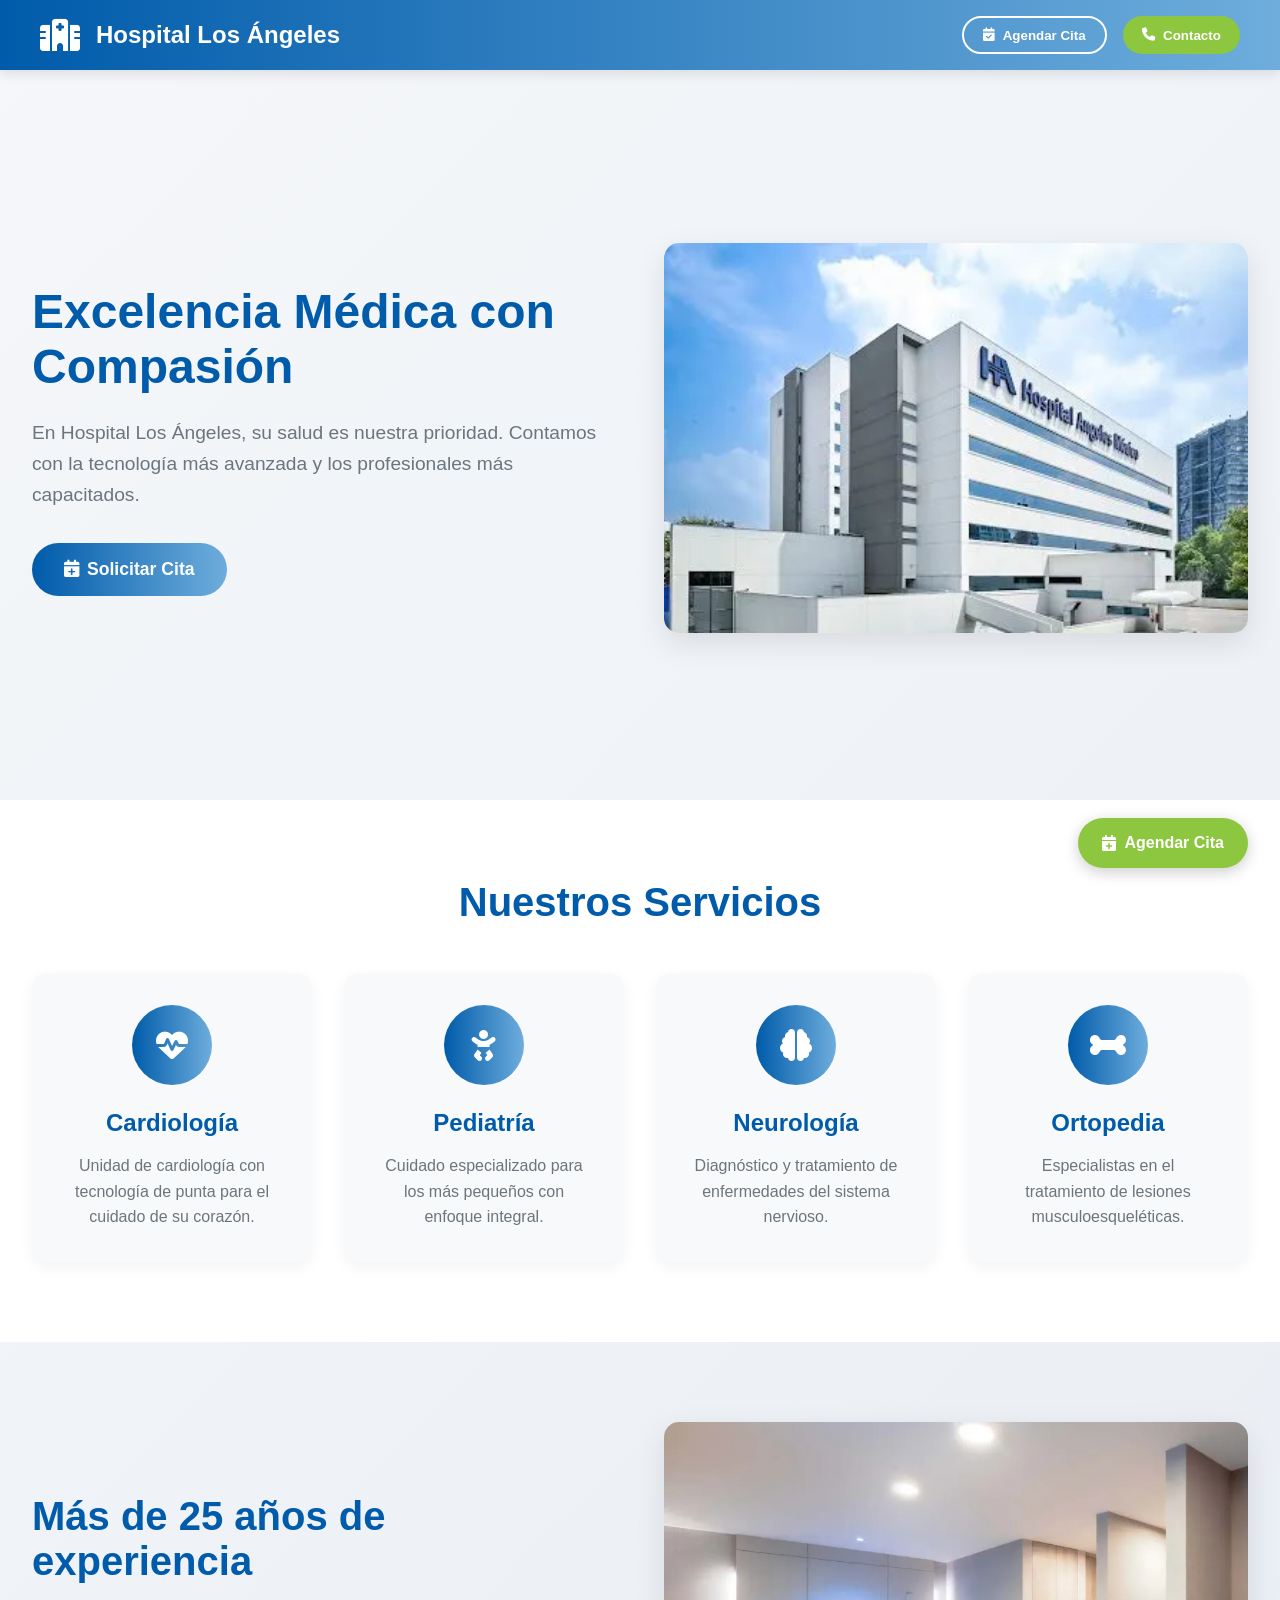
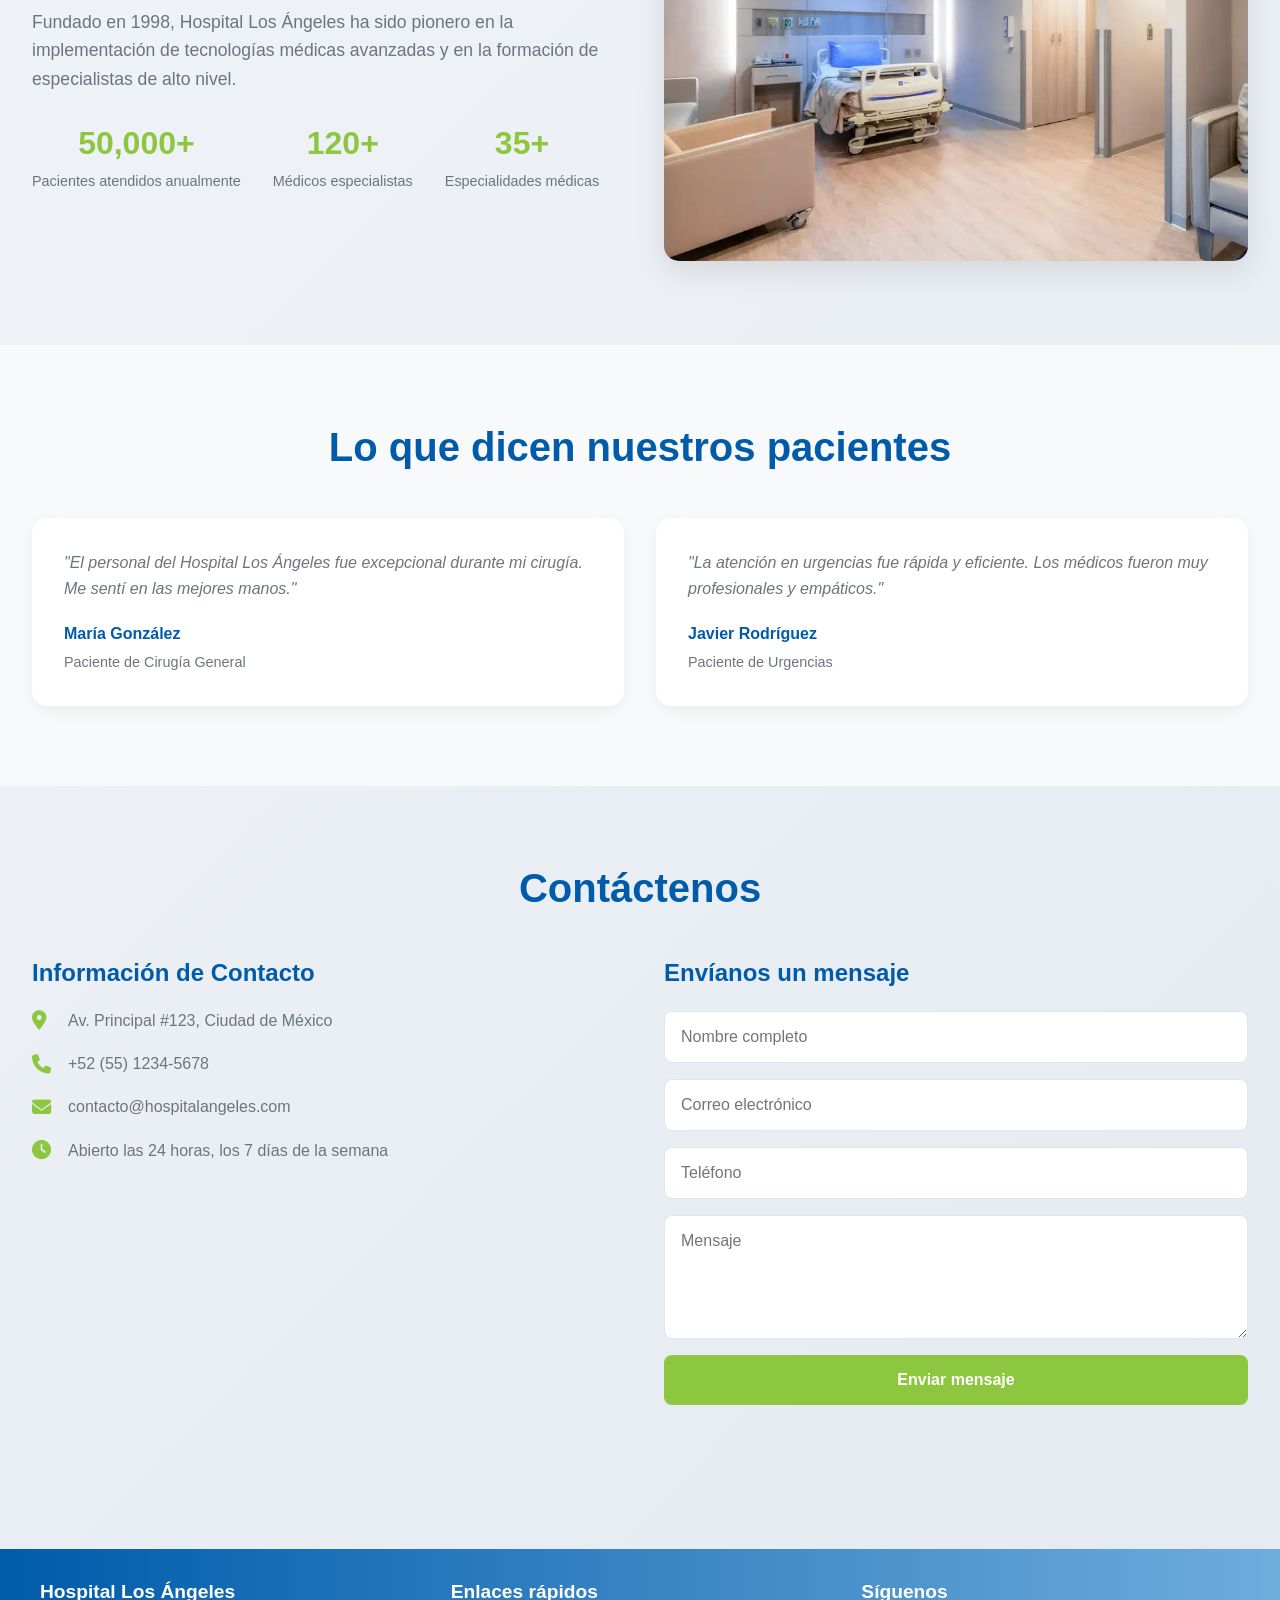
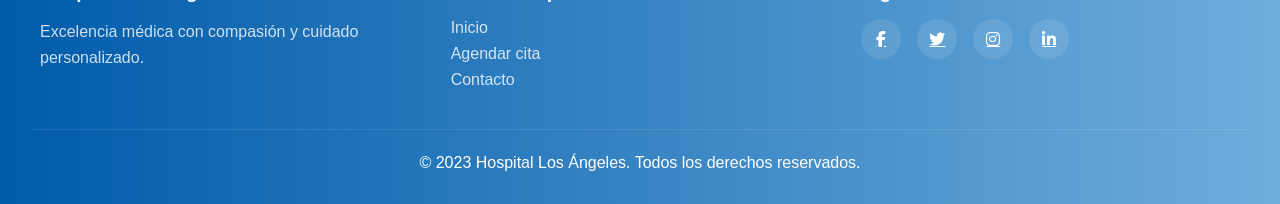
<file: Proyecto-Citas-Medicas/index.html>
<!DOCTYPE html>
<html lang="es">
<head>
    <meta charset="UTF-8">
    <meta name="viewport" content="width=device-width, initial-scale=1.0">
    <title>Hospital Los Ángeles - Inicio</title>
    <link rel="stylesheet" href="https://cdnjs.cloudflare.com/ajax/libs/font-awesome/6.4.0/css/all.min.css">
    <link rel="stylesheet" href="css/styles.css">
    <link rel="stylesheet" href="css/home.css">
</head>
<body>
    <header class="fixed-header">
        <div class="header-content">
            <div class="logo">
                <i class="fas fa-hospital"></i>
                <h1>Hospital Los Ángeles</h1>
            </div>
            <div class="header-buttons">
                <button class="btn btn-outline" onclick="location.href='citas.html'">
                    <i class="fas fa-calendar-check"></i> Agendar Cita
                </button>
                <button class="btn btn-primary" onclick="location.href='#contact'">
                    <i class="fas fa-phone"></i> Contacto
                </button>
            </div>
        </div>
    </header>
    <main>
        <!-- Hero Section -->
        <section class="hero-section">
            <div class="hero-content">
                <h2>Excelencia Médica con Compasión</h2>
                <p>En Hospital Los Ángeles, su salud es nuestra prioridad. Contamos con la tecnología más avanzada y los profesionales más capacitados.</p>
                <button class="btn-hero" onclick="location.href='citas.html'">
                    <i class="fas fa-calendar-plus"></i> Solicitar Cita
                </button>
            </div>
            <div class="hero-image">
                <img src="assets/images/hospital-hero.jpg" alt="Hospital Los Ángeles">
            </div>
        </section>
        <!-- Services Section -->
        <section class="services-section">
            <h2>Nuestros Servicios</h2>
            <div class="services-grid">
                <div class="service-card">
                    <div class="service-icon">
                        <i class="fas fa-heartbeat"></i>
                    </div>
                    <h3>Cardiología</h3>
                    <p>Unidad de cardiología con tecnología de punta para el cuidado de su corazón.</p>
                </div>
                <div class="service-card">
                    <div class="service-icon">
                        <i class="fas fa-baby"></i>
                    </div>
                    <h3>Pediatría</h3>
                    <p>Cuidado especializado para los más pequeños con enfoque integral.</p>
                </div>
                <div class="service-card">
                    <div class="service-icon">
                        <i class="fas fa-brain"></i>
                    </div>
                    <h3>Neurología</h3>
                    <p>Diagnóstico y tratamiento de enfermedades del sistema nervioso.</p>
                </div>
                <div class="service-card">
                    <div class="service-icon">
                        <i class="fas fa-bone"></i>
                    </div>
                    <h3>Ortopedia</h3>
                    <p>Especialistas en el tratamiento de lesiones musculoesqueléticas.</p>
                </div>
            </div>
        </section>
        <!-- About Section -->
        <section class="about-section">
            <div class="about-content">
                <h2>Más de 25 años de experiencia</h2>
                <p>Fundado en 1998, Hospital Los Ángeles ha sido pionero en la implementación de tecnologías médicas avanzadas y en la formación de especialistas de alto nivel.</p>
                <div class="stats-container">
                    <div class="stat">
                        <h4>50,000+</h4>
                        <p>Pacientes atendidos anualmente</p>
                    </div>
                    <div class="stat">
                        <h4>120+</h4>
                        <p>Médicos especialistas</p>
                    </div>
                    <div class="stat">
                        <h4>35+</h4>
                        <p>Especialidades médicas</p>
                    </div>
                </div>
            </div>
            <div class="about-image">
                <img src="assets/images/hospital-building.jpg" alt="Instalaciones Hospital Los Ángeles">
            </div>
        </section>
        <!-- Testimonials Section -->
        <section class="testimonials-section">
            <h2>Lo que dicen nuestros pacientes</h2>
            <div class="testimonials-container">
                <div class="testimonial">
                    <div class="testimonial-content">
                        <p>"El personal del Hospital Los Ángeles fue excepcional durante mi cirugía. Me sentí en las mejores manos."</p>
                        <div class="testimonial-author">
                            <h4>María González</h4>
                            <p>Paciente de Cirugía General</p>
                        </div>
                    </div>
                </div>
                <div class="testimonial">
                    <div class="testimonial-content">
                        <p>"La atención en urgencias fue rápida y eficiente. Los médicos fueron muy profesionales y empáticos."</p>
                        <div class="testimonial-author">
                            <h4>Javier Rodríguez</h4>
                            <p>Paciente de Urgencias</p>
                        </div>
                    </div>
                </div>
            </div>
        </section>
        <!-- Contact Section -->
        <section id="contact" class="contact-section">
            <h2>Contáctenos</h2>
            <div class="contact-container">
                <div class="contact-info">
                    <h3>Información de Contacto</h3>
                    <div class="contact-item">
                        <i class="fas fa-map-marker-alt"></i>
                        <p>Av. Principal #123, Ciudad de México</p>
                    </div>
                    <div class="contact-item">
                        <i class="fas fa-phone"></i>
                        <p>+52 (55) 1234-5678</p>
                    </div>
                    <div class="contact-item">
                        <i class="fas fa-envelope"></i>
                        <p>contacto@hospitalangeles.com</p>
                    </div>
                    <div class="contact-item">
                        <i class="fas fa-clock"></i>
                        <p>Abierto las 24 horas, los 7 días de la semana</p>
                    </div>
                </div>
                <div class="contact-form">
                    <h3>Envíanos un mensaje</h3>
                    <form>
                        <input type="text" placeholder="Nombre completo" required>
                        <input type="email" placeholder="Correo electrónico" required>
                        <input type="tel" placeholder="Teléfono">
                        <textarea placeholder="Mensaje" rows="5" required></textarea>
                        <button type="submit">Enviar mensaje</button>
                    </form>
                </div>
            </div>
        </section>
    </main>
    <!-- Botón flotante para agendar cita -->
    <div class="floating-btn">
        <a href="citas.html">
            <i class="fas fa-calendar-plus"></i>
            <span>Agendar Cita</span>
        </a>
    </div>
    <footer>
        <div class="footer-content">
            <div class="footer-section">
                <h3>Hospital Los Ángeles</h3>
                <p>Excelencia médica con compasión y cuidado personalizado.</p>
            </div>
            <div class="footer-section">
                <h3>Enlaces rápidos</h3>
                <ul>
                    <li><a href="#">Inicio</a></li>
                    <li><a href="citas.html">Agendar cita</a></li>
                    <li><a href="#contact">Contacto</a></li>
                </ul>
            </div>
            <div class="footer-section">
                <h3>Síguenos</h3>
                <div class="social-icons">
                    <a href="#"><i class="fab fa-facebook-f"></i></a>
                    <a href="#"><i class="fab fa-twitter"></i></a>
                    <a href="#"><i class="fab fa-instagram"></i></a>
                    <a href="#"><i class="fab fa-linkedin-in"></i></a>
                </div>
            </div>
        </div>
        <div class="footer-bottom">
            <p>&copy; 2023 Hospital Los Ángeles. Todos los derechos reservados.</p>
        </div>
    </footer>
    <script src="js/scroll-animations.js"></script>
    <script src="js/main.js"></script>
</body>
</html>
</file>
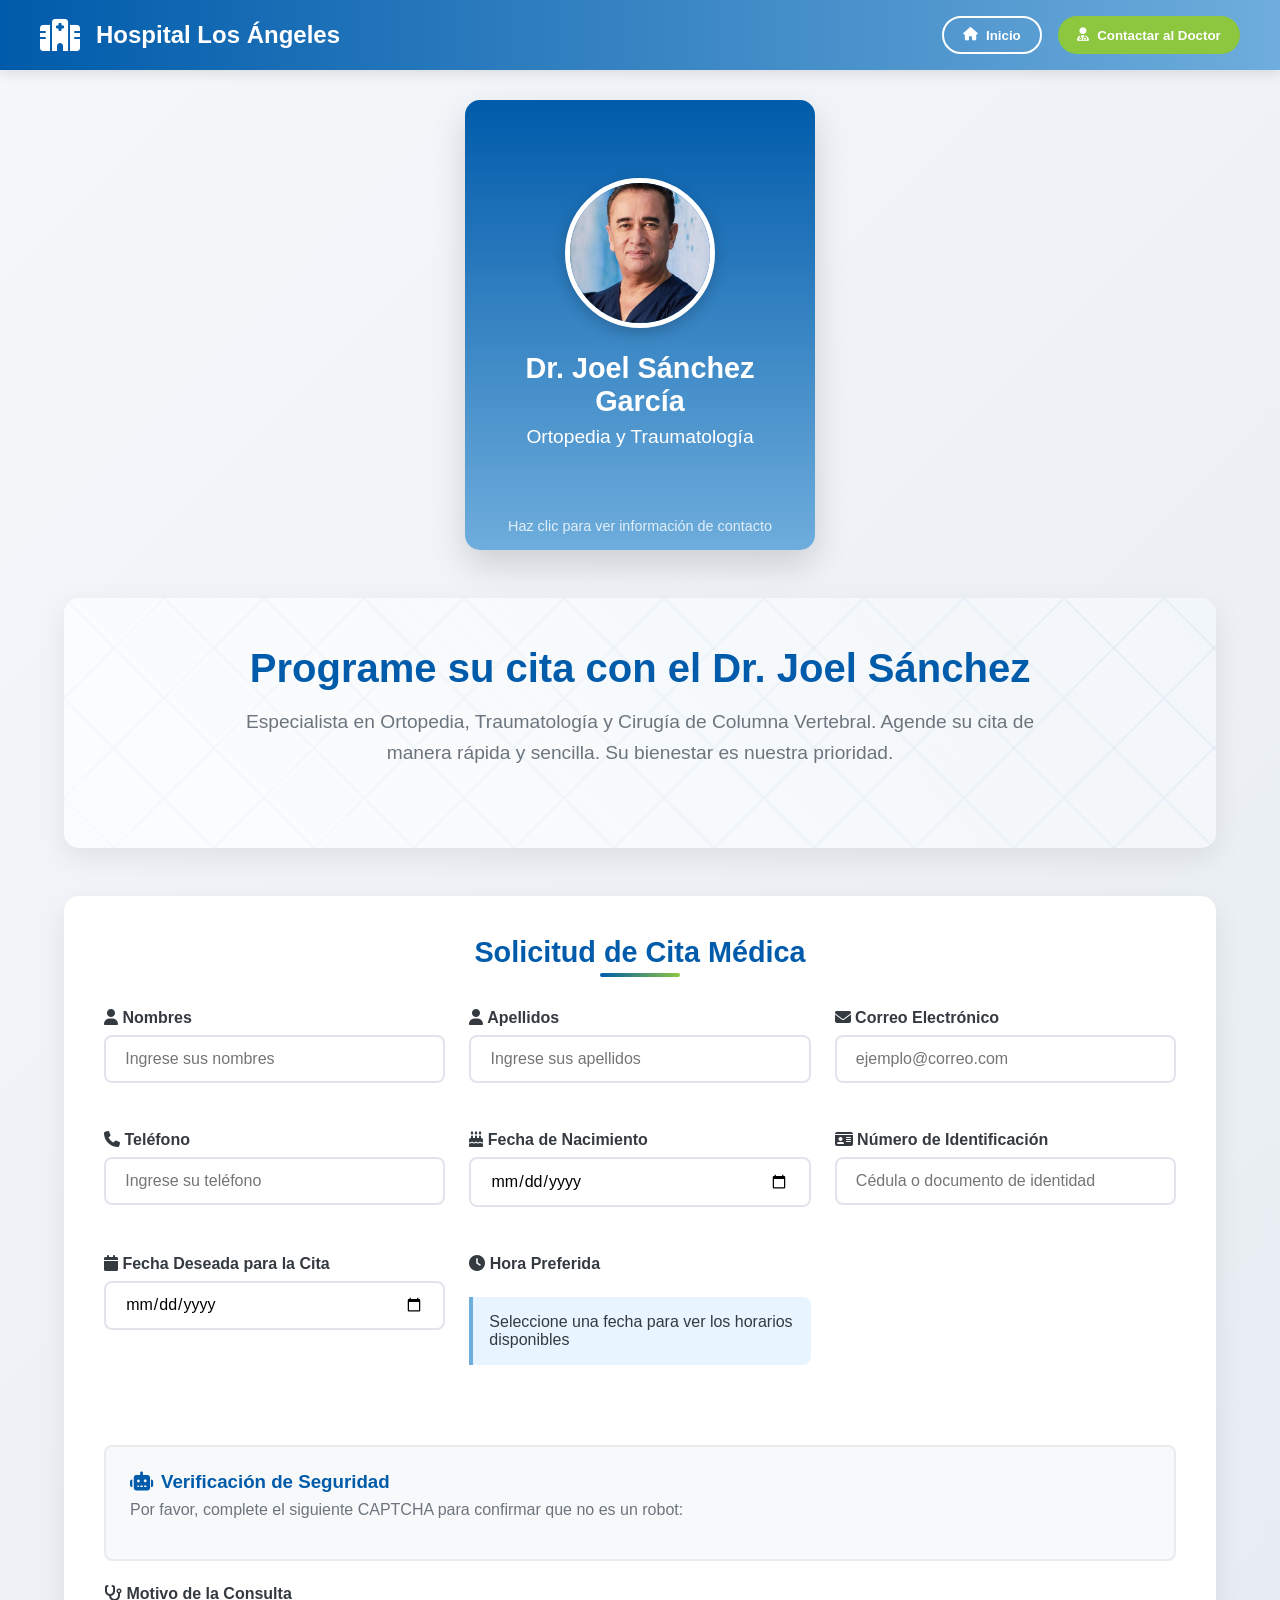
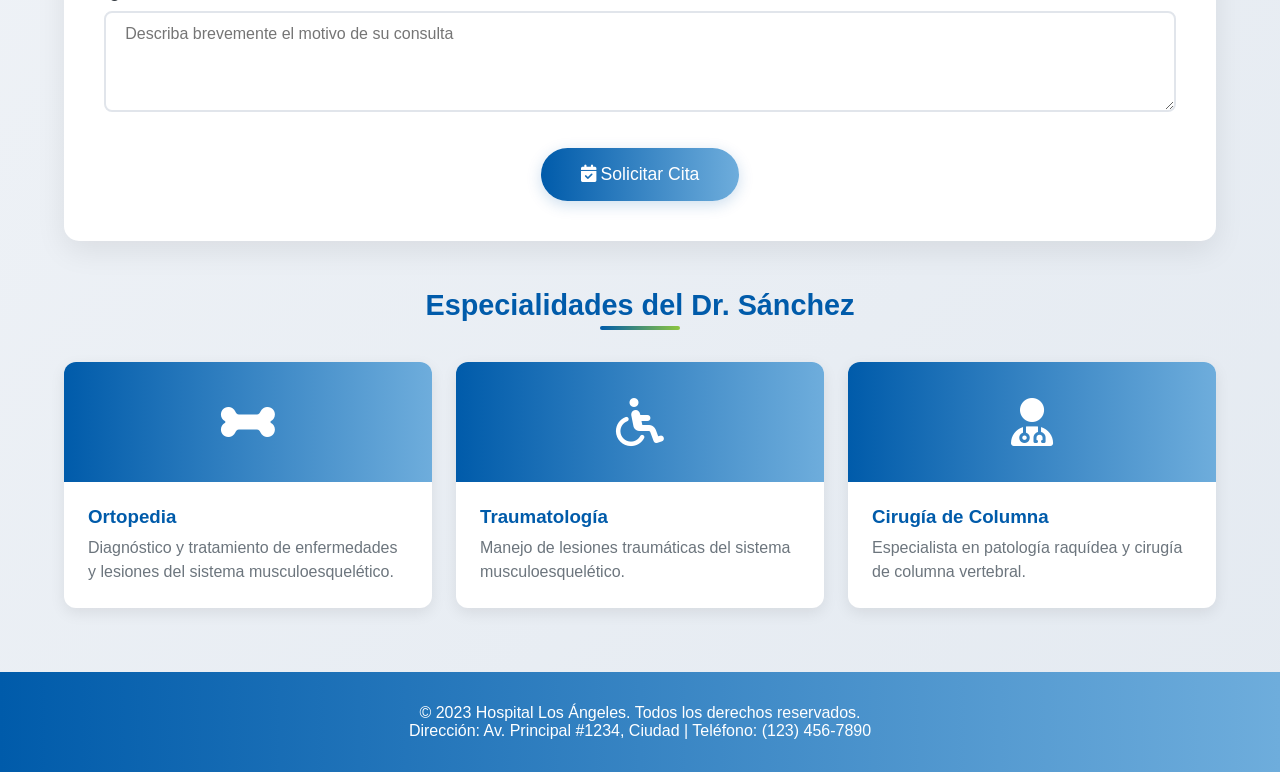
<file: Proyecto-Citas-Medicas/citas.html>
<!DOCTYPE html>
<html lang="es">
<head>
    <meta charset="UTF-8">
    <meta name="viewport" content="width=device-width, initial-scale=1.0">
    <title>Agendar Cita - Hospital Los Ángeles</title>
    <link rel="stylesheet" href="https://cdnjs.cloudflare.com/ajax/libs/font-awesome/6.4.0/css/all.min.css">
    <link rel="stylesheet" href="css/styles.css">
    <link rel="stylesheet" href="css/citas.css">
    <script src="https://www.google.com/recaptcha/api.js" async defer></script>
</head>
<body>
    <header class="fixed-header">
        <div class="header-content">
            <div class="logo">
                <i class="fas fa-hospital"></i>
                <h1>Hospital Los Ángeles</h1>
            </div>
            <div class="header-buttons">
                <button class="btn btn-outline" onclick="location.href='index.html'">
                    <i class="fas fa-home"></i> Inicio
                </button>
                <button class="btn btn-primary" id="contactBtn">
                    <i class="fas fa-user-md"></i> Contactar al Doctor
                </button>
            </div>
        </div>
    </header>
    <div class="container">
        <section class="doctor-section">
            <div class="doctor-card" id="doctorCard">
                <div class="doctor-card-inner">
                    <div class="doctor-card-front">
                        <img src="assets/images/joel-sanchez-garcia.jpg" alt="Dr. Joel Sánchez García" class="doctor-image">
                        <h2 class="doctor-name">Dr. Joel Sánchez García</h2>
                        <p class="doctor-specialty">Ortopedia y Traumatología</p>
                        <p class="flip-instruction">Haz clic para ver información de contacto</p>
                    </div>
                    <div class="doctor-card-back">
                        <h3>Información de Contacto</h3>
                        <div class="doctor-contact-info">
                            <div class="contact-item">
                                <i class="fas fa-hospital"></i>
                                <div>
                                    <strong>Hospital Angeles Pedregal</strong><br>
                                    Camino de Sta. Teresa 1055–S<br>
                                    Héroes de Padierna, 10700 Ciudad de México
                                </div>
                            </div>
                            <div class="contact-item">
                                <i class="fas fa-building"></i>
                                <div>
                                    Torre: <strong>Torre Centro de Especialidades Quirúrgicas</strong><br>
                                    Consultorio: <strong>980</strong>
                                </div>
                            </div>
                            <div class="contact-item">
                                <i class="fas fa-phone"></i>
                                <div>+52 5555689845 Ext. 4980</div>
                            </div>
                        </div>
                        <p class="flip-instruction">Haz clic para volver</p>
                    </div>
                </div>
            </div>
        </section>
        <section class="hero">
            <h2>Programe su cita con el Dr. Joel Sánchez</h2>
            <p>Especialista en Ortopedia, Traumatología y Cirugía de Columna Vertebral. Agende su cita de manera rápida y sencilla. Su bienestar es nuestra prioridad.</p>
        </section>
        <section class="appointment-form">
            <h2 class="form-title">Solicitud de Cita Médica</h2>
            <form id="appointmentForm">
                <div class="form-grid">
                    <div class="form-group">
                        <label for="firstName"><i class="fas fa-user"></i> Nombres</label>
                        <input type="text" id="firstName" class="form-control clickable" placeholder="Ingrese sus nombres" required>
                    </div>
                    <div class="form-group">
                        <label for="lastName"><i class="fas fa-user"></i> Apellidos</label>
                        <input type="text" id="lastName" class="form-control clickable" placeholder="Ingrese sus apellidos" required>
                    </div>
                    <div class="form-group">
                        <label for="email"><i class="fas fa-envelope"></i> Correo Electrónico</label>
                        <input type="email" id="email" class="form-control clickable" placeholder="ejemplo@correo.com" required>
                    </div>
                    <div class="form-group">
                        <label for="phone"><i class="fas fa-phone"></i> Teléfono</label>
                        <input type="tel" id="phone" class="form-control clickable" placeholder="Ingrese su teléfono" required>
                    </div>
                    <div class="form-group">
                        <label for="birthdate"><i class="fas fa-birthday-cake"></i> Fecha de Nacimiento</label>
                        <input type="date" id="birthdate" class="form-control clickable" required>
                    </div>
                    <div class="form-group">
                        <label for="idNumber"><i class="fas fa-id-card"></i> Número de Identificación</label>
                        <input type="text" id="idNumber" class="form-control clickable" placeholder="Cédula o documento de identidad" required>
                    </div>
                    <div class="form-group">
                        <label for="appointmentDate"><i class="fas fa-calendar"></i> Fecha Deseada para la Cita</label>
                        <input type="date" id="appointmentDate" class="form-control clickable" required min="">
                    </div>
                    <div class="form-group">
                        <label for="appointmentTime"><i class="fas fa-clock"></i> Hora Preferida</label>
                        <div class="availability-info">
                            <p>Seleccione una fecha para ver los horarios disponibles</p>
                        </div>
                        <div class="time-slots" id="timeSlots">
                            <!-- Los horarios se generarán dinámicamente con JavaScript -->
                        </div>
                    </div>
                </div>
                
                <!-- Sección CAPTCHA con API de Google reCAPTCHA -->
                <div class="captcha-container">
                    <h3><i class="fas fa-robot"></i> Verificación de Seguridad</h3>
                    <p>Por favor, complete el siguiente CAPTCHA para confirmar que no es un robot:</p>
                    <div class="g-recaptcha" data-sitekey="TU_SITE_KEY_AQUI" data-callback="enableSubmitButton"></div>
                    <small id="captchaError" class="error-message"></small>
                </div>
                
                <div class="form-group">
                    <label for="reason"><i class="fas fa-stethoscope"></i> Motivo de la Consulta</label>
                    <textarea id="reason" class="form-control clickable" rows="4" placeholder="Describa brevemente el motivo de su consulta" required></textarea>
                </div>
                
                <div class="form-actions">
                    <button type="submit" class="btn-submit clickable" id="submitButton" disabled>
                        <i class="fas fa-calendar-check"></i> Solicitar Cita
                    </button>
                </div>
            </form>
        </section>
        <section class="specialties">
            <h2 class="form-title">Especialidades del Dr. Sánchez</h2>
            <div class="specialties-grid">
                <div class="specialty-card clickable">
                    <div class="specialty-icon">
                        <i class="fas fa-bone"></i>
                    </div>
                    <div class="specialty-content">
                        <h3>Ortopedia</h3>
                        <p>Diagnóstico y tratamiento de enfermedades y lesiones del sistema musculoesquelético.</p>
                    </div>
                </div>
                <div class="specialty-card clickable">
                    <div class="specialty-icon">
                        <i class="fas fa-wheelchair"></i>
                    </div>
                    <div class="specialty-content">
                        <h3>Traumatología</h3>
                        <p>Manejo de lesiones traumáticas del sistema musculoesquelético.</p>
                    </div>
                </div>
                <div class="specialty-card clickable">
                    <div class="specialty-icon">
                        <i class="fa-solid fa-user-doctor"></i> 
                    </div>
                    <div class="specialty-content">
                        <h3>Cirugía de Columna</h3>
                        <p>Especialista en patología raquídea y cirugía de columna vertebral.</p>
                    </div>
                </div>
            </div>
        </section>
    </div>
    <div class="confirmation-modal" id="confirmationModal">
        <div class="modal-content">
            <h2><i class="fas fa-check-circle" style="color: var(--success);"></i> Cita Agendada Exitosamente</h2>
            <p>Su cita ha sido registrada para el <span id="confirmedDate"></span> a las <span id="confirmedTime"></span>.</p>
            <p>Recibirá un correo de confirmación con los detalles de su cita.</p>
            <div class="modal-actions">
                <button class="btn btn-primary" id="modalClose">Aceptar</button>
            </div>
        </div>
    </div>
    <footer>
        <div class="footer-content">
            <p>© 2023 Hospital Los Ángeles. Todos los derechos reservados.</p>
            <p>Dirección: Av. Principal #1234, Ciudad | Teléfono: (123) 456-7890</p>
        </div>
    </footer>
    <script src="js/captcha.js"></script>
    <script src="js/main.js"></script>
</body>
</html>
</file>
<file: Proyecto-Citas-Medicas/css/styles.css>
:root {
    --primary: #005baa;
    --secondary: #8dc63f;
    --accent: #6eaddc;
    --light: #f8f9fa;
    --dark: #343a40;
    --gray: #6c757d;
    --success: #28a745;
    --danger: #dc3545;
    --warning: #ffc107;
    --info: #17a2b8;
}
* {
    margin: 0;
    padding: 0;
    box-sizing: border-box;
    font-family: 'Segoe UI', Tahoma, Geneva, Verdana, sans-serif;
}
body {
    background: linear-gradient(135deg, #f5f7fa 0%, #e4eaf1 100%);
    color: var(--dark);
    min-height: 100vh;
}
/* Header fijo */
.fixed-header {
    position: fixed;
    top: 0;
    left: 0;
    width: 100%;
    background: linear-gradient(to right, var(--primary), var(--accent));
    color: white;
    padding: 1rem 2rem;
    box-shadow: 0 4px 12px rgba(0, 0, 0, 0.1);
    z-index: 1000;
}
.header-content {
    display: flex;
    justify-content: space-between;
    align-items: center;
    max-width: 1200px;
    margin: 0 auto;
}
.logo {
    display: flex;
    align-items: center;
    gap: 1rem;
}
.logo i {
    font-size: 2rem;
    color: white;
    animation: pulse 2s infinite;
}
.logo h1 {
    font-size: 1.5rem;
    font-weight: 700;
}
.header-buttons {
    display: flex;
    gap: 1rem;
}
.btn {
    padding: 0.6rem 1.2rem;
    border: none;
    border-radius: 50px;
    font-weight: 600;
    cursor: pointer;
    transition: all 0.3s ease;
    display: inline-flex;
    align-items: center;
    gap: 0.5rem;
}
.btn-primary {
    background-color: var(--secondary);
    color: white;
}
.btn-primary:hover {
    background-color: #7bb33a;
    transform: translateY(-3px);
    box-shadow: 0 4px 8px rgba(0, 0, 0, 0.1);
}
.btn-outline {
    background-color: transparent;
    border: 2px solid white;
    color: white;
}
.btn-outline:hover {
    background-color: white;
    color: var(--primary);
    transform: translateY(-3px);
    box-shadow: 0 4px 8px rgba(0, 0, 0, 0.1);
}
/* Botón flotante */
.floating-btn {
    position: fixed;
    bottom: 2rem;
    right: 2rem;
    z-index: 999;
}
.floating-btn a {
    display: flex;
    align-items: center;
    gap: 0.5rem;
    background: var(--secondary);
    color: white;
    padding: 1rem 1.5rem;
    border-radius: 50px;
    text-decoration: none;
    font-weight: 600;
    box-shadow: 0 4px 15px rgba(0, 0, 0, 0.2);
    transition: all 0.3s ease;
}
.floating-btn a:hover {
    transform: translateY(-3px);
    box-shadow: 0 8px 20px rgba(0, 0, 0, 0.3);
}
/* Footer */
footer {
    background: linear-gradient(to right, var(--primary), var(--accent));
    color: white;
    text-align: center;
    padding: 2rem;
    margin-top: 4rem;
}
.footer-content {
    max-width: 1200px;
    margin: 0 auto;
}
/* Animaciones */
@keyframes pulse {
    0% { transform: scale(1); }
    50% { transform: scale(1.05); }
    100% { transform: scale(1); }
}
@keyframes fadeIn {
    from { opacity: 0; }
    to { opacity: 1; }
}
@keyframes slideUp {
    from { 
        opacity: 0;
        transform: translateY(20px);
    }
    to { 
        opacity: 1;
        transform: translateY(0);
    }
}
@keyframes slideInLeft {
    from {
        opacity: 0;
        transform: translateX(-50px);
    }
    to {
        opacity: 1;
        transform: translateX(0);
    }
}
@keyframes slideInRight {
    from {
        opacity: 0;
        transform: translateX(50px);
    }
    to {
        opacity: 1;
        transform: translateX(0);
    }
}
/* Efectos de clic */
.clickable {
    transition: transform 0.2s ease;
}
.clickable:active {
    transform: scale(0.97);
}
/* Utilidades */
.container {
    max-width: 1200px;
    margin: 2rem auto;
    padding: 0 1.5rem;
}
/* Responsive */
@media (max-width: 768px) {
    .header-content {
        flex-direction: column;
        gap: 1rem;
    }
    
    .logo h1 {
        font-size: 1.2rem;
    }
    
    .header-buttons {
        width: 100%;
        justify-content: center;
    }
    
    .floating-btn {
        bottom: 1rem;
        right: 1rem;
    }
    
    .floating-btn a span {
        display: none;
    }
    
    .floating-btn a {
        padding: 1rem;
    }
}
</file>
<file: Proyecto-Citas-Medicas/css/home.css>
/* Ajuste para el header fijo */
main {
    margin-top: 80px;
}
/* Hero Section */
.hero-section {
    display: flex;
    align-items: center;
    min-height: 80vh;
    padding: 2rem;
    gap: 3rem;
}
.hero-content {
    flex: 1;
    animation: slideInLeft 1s ease;
}
.hero-content h2 {
    font-size: 3rem;
    color: var(--primary);
    margin-bottom: 1.5rem;
}
.hero-content p {
    font-size: 1.2rem;
    color: var(--gray);
    margin-bottom: 2rem;
    line-height: 1.6;
}
.btn-hero {
    background: linear-gradient(to right, var(--primary), var(--accent));
    color: white;
    padding: 1rem 2rem;
    border: none;
    border-radius: 50px;
    font-size: 1.1rem;
    font-weight: 600;
    cursor: pointer;
    transition: all 0.3s ease;
    display: inline-flex;
    align-items: center;
    gap: 0.5rem;
}
.btn-hero:hover {
    transform: translateY(-3px);
    box-shadow: 0 8px 20px rgba(0, 91, 170, 0.3);
}
.hero-image {
    flex: 1;
    animation: slideInRight 1s ease;
}
.hero-image img {
    width: 100%;
    border-radius: 15px;
    box-shadow: 0 10px 30px rgba(0, 0, 0, 0.1);
}
/* Services Section */
.services-section {
    padding: 5rem 2rem;
    background-color: white;
}
.services-section h2 {
    text-align: center;
    font-size: 2.5rem;
    color: var(--primary);
    margin-bottom: 3rem;
}
.services-grid {
    display: grid;
    grid-template-columns: repeat(auto-fit, minmax(250px, 1fr));
    gap: 2rem;
}
.service-card {
    background: var(--light);
    border-radius: 15px;
    padding: 2rem;
    text-align: center;
    transition: all 0.3s ease;
    box-shadow: 0 5px 15px rgba(0, 0, 0, 0.05);
}
.service-card:hover {
    transform: translateY(-10px);
    box-shadow: 0 15px 30px rgba(0, 0, 0, 0.1);
}
.service-icon {
    width: 80px;
    height: 80px;
    background: linear-gradient(to right, var(--primary), var(--accent) );
    border-radius: 50%;
    display: flex;
    align-items: center;
    justify-content: center;
    margin: 0 auto 1.5rem;
}
.service-icon i {
    font-size: 2rem;
    color: white;
}
.service-card h3 {
    font-size: 1.5rem;
    color: var(--primary);
    margin-bottom: 1rem;
}
.service-card p {
    color: var(--gray);
    line-height: 1.6;
}
/* About Section */
.about-section {
    display: flex;
    align-items: center;
    padding: 5rem 2rem;
    gap: 3rem;
}
.about-content {
    flex: 1;
}
.about-content h2 {
    font-size: 2.5rem;
    color: var(--primary);
    margin-bottom: 1.5rem;
}
.about-content p {
    font-size: 1.1rem;
    color: var(--gray);
    line-height: 1.6;
    margin-bottom: 2rem;
}
.stats-container {
    display: flex;
    gap: 2rem;
}
.stat {
    text-align: center;
}
.stat h4 {
    font-size: 2rem;
    color: var(--secondary);
    margin-bottom: 0.5rem;
}
.stat p {
    font-size: 0.9rem;
    color: var(--gray);
    margin: 0;
}
.about-image {
    flex: 1;
}
.about-image img {
    width: 100%;
    border-radius: 15px;
    box-shadow: 0 10px 30px rgba(0, 0, 0, 0.1);
}
/* Testimonials Section */
.testimonials-section {
    padding: 5rem 2rem;
    background: var(--light);
}
.testimonials-section h2 {
    text-align: center;
    font-size: 2.5rem;
    color: var(--primary);
    margin-bottom: 3rem;
}
.testimonials-container {
    display: grid;
    grid-template-columns: repeat(auto-fit, minmax(300px, 1fr));
    gap: 2rem;
}
.testimonial {
    background: white;
    border-radius: 15px;
    padding: 2rem;
    box-shadow: 0 5px 15px rgba(0, 0, 0, 0.05);
}
.testimonial-content {
    position: relative;
}
.testimonial-content p {
    font-style: italic;
    color: var(--gray);
    line-height: 1.6;
    margin-bottom: 1.5rem;
}
.testimonial-author h4 {
    color: var(--primary);
    margin-bottom: 0.5rem;
}
.testimonial-author p {
    color: var(--gray);
    font-size: 0.9rem;
    margin: 0;
    font-style: normal;
}
/* Contact Section */
.contact-section {
    padding: 5rem 2rem;
}
.contact-section h2 {
    text-align: center;
    font-size: 2.5rem;
    color: var(--primary);
    margin-bottom: 3rem;
}
.contact-container {
    display: grid;
    grid-template-columns: repeat(auto-fit, minmax(300px, 1fr));
    gap: 3rem;
}
.contact-info h3 {
    font-size: 1.5rem;
    color: var(--primary);
    margin-bottom: 1.5rem;
}
.contact-item {
    display: flex;
    align-items: center;
    margin-bottom: 1.5rem;
    gap: 1rem;
}
.contact-item i {
    font-size: 1.2rem;
    color: var(--secondary);
    width: 20px;
}
.contact-item p {
    color: var(--gray);
    margin: 0;
}
.contact-form h3 {
    font-size: 1.5rem;
    color: var(--primary);
    margin-bottom: 1.5rem;
}
.contact-form form {
    display: flex;
    flex-direction: column;
    gap: 1rem;
}
.contact-form input,
.contact-form textarea {
    padding: 1rem;
    border: 1px solid #e1e5eb;
    border-radius: 8px;
    font-size: 1rem;
}
.contact-form button {
    background: var(--secondary);
    color: white;
    border: none;
    padding: 1rem;
    border-radius: 8px;
    font-size: 1rem;
    font-weight: 600;
    cursor: pointer;
    transition: all 0.3s ease;
}
.contact-form button:hover {
    background: #7bb33a;
}
/* Footer mejorado */
.footer-content {
    display: grid;
    grid-template-columns: repeat(auto-fit, minmax(250px, 1fr));
    gap: 2rem;
    text-align: left;
    margin-bottom: 2rem;
}
.footer-section h3 {
    font-size: 1.2rem;
    margin-bottom: 1rem;
    color: white;
}
.footer-section p {
    color: rgba(255, 255, 255, 0.8);
    line-height: 1.6;
}
.footer-section ul {
    list-style: none;
}
.footer-section ul li {
    margin-bottom: 0.5rem;
}
.footer-section ul li a {
    color: rgba(255, 255, 255, 0.8);
    text-decoration: none;
    transition: color 0.3s ease;
}
.footer-section ul li a:hover {
    color: white;
}
.social-icons {
    display: flex;
    gap: 1rem;
}
.social-icons a {
    display: flex;
    align-items: center;
    justify-content: center;
    width: 40px;
    height: 40px;
    background: rgba(255, 255, 255, 0.1);
    border-radius: 50%;
    color: white;
    transition: all 0.3s ease;
}
.social-icons a:hover {
    background: var(--secondary);
    transform: translateY(-3px);
}
.footer-bottom {
    border-top: 1px solid rgba(255, 255, 255, 0.1);
    padding-top: 1.5rem;
}
/* Animaciones al hacer scroll */
.fade-in {
    opacity: 0;
    transform: translateY(20px);
    transition: opacity 0.6s ease, transform 0.6s ease;
}
.fade-in.visible {
    opacity: 1;
    transform: translateY(0);
}
.slide-in-left {
    opacity: 0;
    transform: translateX(-50px);
    transition: opacity 0.6s ease, transform 0.6s ease;
}
.slide-in-left.visible {
    opacity: 1;
    transform: translateX(0);
}
.slide-in-right {
    opacity: 0;
    transform: translateX(50px);
    transition: opacity 0.6s ease, transform 0.6s ease;
}
.slide-in-right.visible {
    opacity: 1;
    transform: translateX(0);
}
/* Responsive para página de inicio */
@media (max-width: 968px) {
    .hero-section {
        flex-direction: column;
        text-align: center;
    }
    
    .hero-content h2 {
        font-size: 2.5rem;
    }
    
    .about-section {
        flex-direction: column;
    }
    
    .stats-container {
        flex-direction: column;
        gap: 1rem;
    }
}
@media (max-width: 768px) {
    .hero-content h2 {
        font-size: 2rem;
    }
    
    .services-section h2,
    .about-content h2,
    .testimonials-section h2,
    .contact-section h2 {
        font-size: 2rem;
    }
}
</file>
<file: Proyecto-Citas-Medicas/css/citas.css>
/* Ajuste para el header fijo */
.container {
    margin-top: 100px;
}
/* Estilos para la tarjeta del doctor */
.doctor-section {
    display: flex;
    justify-content: center;
    margin-bottom: 3rem;
}
.doctor-card {
    width: 350px;
    height: 450px;
    perspective: 1000px;
    cursor: pointer;
}
.doctor-card-inner {
    position: relative;
    width: 100%;
    height: 100%;
    text-align: center;
    transition: transform 0.8s;
    transform-style: preserve-3d;
    box-shadow: 0 15px 35px rgba(0, 0, 0, 0.15);
    border-radius: 15px;
}
.doctor-card.flipped .doctor-card-inner {
    transform: rotateY(180deg);
}
.doctor-card-front, .doctor-card-back {
    position: absolute;
    width: 100%;
    height: 100%;
    -webkit-backface-visibility: hidden;
    backface-visibility: hidden;
    border-radius: 15px;
    display: flex;
    flex-direction: column;
    justify-content: center;
    align-items: center;
    padding: 2rem;
}
.doctor-card-front {
    background: linear-gradient(to bottom, var(--primary), var(--accent));
    color: white;
}
.doctor-card-back {
    background: linear-gradient(to bottom, var(--secondary), #a5d66d);
    color: white;
    transform: rotateY(180deg);
    text-align: left;
}
.doctor-image {
    width: 150px;
    height: 150px;
    border-radius: 50%;
    object-fit: cover;
    border: 5px solid white;
    margin-bottom: 1.5rem;
    box-shadow: 0 5px 15px rgba(0, 0, 0, 0.2);
}
.doctor-name {
    font-size: 1.8rem;
    font-weight: 700;
    margin-bottom: 0.5rem;
}
.doctor-specialty {
    font-size: 1.2rem;
    margin-bottom: 1.5rem;
}
.doctor-contact-info {
    width: 100%;
}
.contact-item {
    display: flex;
    align-items: center;
    margin-bottom: 1rem;
    font-size: 0.9rem;
}
.contact-item i {
    margin-right: 0.8rem;
    font-size: 1.2rem;
    width: 25px;
}
.flip-instruction {
    position: absolute;
    bottom: 1rem;
    font-size: 0.9rem;
    opacity: 0.8;
}
/* Hero section para citas */
.hero {
    background: linear-gradient(45deg, rgba(255, 255, 255, 0.9), rgba(255, 255, 255, 0.7)), url('data:image/svg+xml;utf8,<svg xmlns="http://www.w3.org/2000/svg" width="100" height="100" viewBox="0 0 100 100"><rect width="100" height="100" fill="%23005baa" fill-opacity="0.1"/><path d="M0 0L100 100" stroke="%23005baa" stroke-opacity="0.2" stroke-width="2"/><path d="M100 0L0 100" stroke="%23005baa" stroke-opacity="0.2" stroke-width="2"/></svg>');
    border-radius: 15px;
    padding: 3rem;
    text-align: center;
    margin-bottom: 3rem;
    box-shadow: 0 10px 30px rgba(0, 0, 0, 0.08);
    animation: fadeIn 1s ease;
}
.hero h2 {
    font-size: 2.5rem;
    color: var(--primary);
    margin-bottom: 1rem;
}
.hero p {
    font-size: 1.2rem;
    color: var(--gray);
    max-width: 800px;
    margin: 0 auto 2rem;
    line-height: 1.6;
}
/* Formulario de citas */
.appointment-form {
    background-color: white;
    border-radius: 15px;
    padding: 2.5rem;
    box-shadow: 0 10px 30px rgba(0, 0, 0, 0.08);
    animation: slideUp 0.8s ease;
}
.form-title {
    text-align: center;
    margin-bottom: 2rem;
    color: var(--primary);
    font-size: 1.8rem;
    position: relative;
    padding-bottom: 0.5rem;
}
.form-title::after {
    content: '';
    position: absolute;
    bottom: 0;
    left: 50%;
    transform: translateX(-50%);
    width: 80px;
    height: 4px;
    background: linear-gradient(to right, var(--primary), var(--secondary));
    border-radius: 2px;
}
.form-grid {
    display: grid;
    grid-template-columns: repeat(auto-fit, minmax(300px, 1fr));
    gap: 1.5rem;
    margin-bottom: 2rem;
}
.form-group {
    margin-bottom: 1.5rem;
}
.form-group label {
    display: block;
    margin-bottom: 0.5rem;
    font-weight: 600;
    color: var(--dark);
}
.form-control {
    width: 100%;
    padding: 0.8rem 1.2rem;
    border: 2px solid #e1e5eb;
    border-radius: 8px;
    font-size: 1rem;
    transition: all 0.3s ease;
}
.form-control:focus {
    outline: none;
    border-color: var(--accent);
    box-shadow: 0 0 0 3px rgba(110, 173, 220, 0.2);
    transform: translateY(-2px);
}
.form-actions {
    text-align: center;
    margin-top: 2rem;
}
.btn-submit {
    background: linear-gradient(to right, var(--primary), var(--accent));
    color: white;
    padding: 1rem 2.5rem;
    font-size: 1.1rem;
    border: none;
    border-radius: 50px;
    cursor: pointer;
    transition: all 0.3s ease;
    box-shadow: 0 4px 15px rgba(0, 91, 170, 0.2);
}
.btn-submit:hover {
    transform: translateY(-3px) scale(1.02);
    box-shadow: 0 8px 20px rgba(0, 91, 170, 0.3);
}
.btn-submit:active {
    transform: translateY(0) scale(1);
}
/* Especialidades */
.specialties {
    margin-top: 3rem;
}
.specialties-grid {
    display: grid;
    grid-template-columns: repeat(auto-fit, minmax(250px, 1fr));
    gap: 1.5rem;
}
.specialty-card {
    background: white;
    border-radius: 12px;
    overflow: hidden;
    box-shadow: 0 5px 15px rgba(0, 0, 0, 0.08);
    transition: all 0.3s ease;
    cursor: pointer;
}
.specialty-card:hover {
    transform: translateY(-5px);
    box-shadow: 0 12px 25px rgba(0, 0, 0, 0.15);
}
.specialty-icon {
    background: linear-gradient(to right, var(--primary), var(--accent));
    height: 120px;
    display: flex;
    align-items: center;
    justify-content: center;
    font-size: 3rem;
    color: white;
}
.specialty-content {
    padding: 1.5rem;
}
.specialty-content h3 {
    color: var(--primary);
    margin-bottom: 0.5rem;
}
.specialty-content p {
    color: var(--gray);
    line-height: 1.5;
}
/* Gestión de horarios */
.availability-info {
    background-color: #e8f4ff;
    border-left: 4px solid var(--accent);
    padding: 1rem;
    margin: 1.5rem 0;
    border-radius: 0 8px 8px 0;
}
.time-slots {
    display: grid;
    grid-template-columns: repeat(auto-fill, minmax(100px, 1fr));
    gap: 0.8rem;
    margin-top: 1rem;
}
.time-slot {
    padding: 0.8rem;
    text-align: center;
    border-radius: 8px;
    cursor: pointer;
    transition: all 0.3s ease;
    border: 2px solid #e1e5eb;
    background-color: white;
}
.time-slot:hover {
    transform: translateY(-3px);
    box-shadow: 0 5px 10px rgba(0, 0, 0, 0.1);
}
.time-slot.available {
    background-color: #f0f9f0;
    border-color: var(--success);
    color: var(--success);
}
.time-slot.selected {
    background-color: var(--primary);
    border-color: var(--primary);
    color: white;
    transform: scale(1.05);
}
.time-slot.unavailable {
    background-color: #fff5f5;
    border-color: var(--danger);
    color: var(--danger);
    cursor: not-allowed;
    opacity: 0.7;
}
/* CAPTCHA */
.captcha-container {
    background-color: #f8f9fa;
    border-radius: 8px;
    padding: 1.5rem;
    margin: 1.5rem 0;
    border: 2px solid #e9ecef;
}
.captcha-container h3 {
    color: var(--primary);
    margin-bottom: 0.5rem;
    display: flex;
    align-items: center;
    gap: 0.5rem;
}
.captcha-container p {
    color: var(--gray);
    margin-bottom: 1rem;
}
.error-message {
    color: var(--danger);
    font-size: 0.9rem;
    margin-top: 0.5rem;
    display: block;
}
/* Modal de confirmación */
.confirmation-modal {
    display: none;
    position: fixed;
    top: 0;
    left: 0;
    width: 100%;
    height: 100%;
    background-color: rgba(0, 0, 0, 0.5);
    z-index: 1000;
    justify-content: center;
    align-items: center;
    animation: fadeIn 0.3s ease;
}
.modal-content {
    background-color: white;
    padding: 2rem;
    border-radius: 15px;
    max-width: 500px;
    width: 90%;
    box-shadow: 0 10px 30px rgba(0, 0, 0, 0.15);
    animation: slideUp 0.5s ease;
}
.modal-actions {
    display: flex;
    justify-content: center;
    gap: 1rem;
    margin-top: 1.5rem;
}
/* Responsive para página de citas */
@media (max-width: 768px) {
    .doctor-card {
        width: 300px;
        height: 400px;
    }
    
    .hero h2 {
        font-size: 2rem;
    }
    
    .form-grid {
        grid-template-columns: 1fr;
    }
    
    .time-slots {
        grid-template-columns: repeat(auto-fill, minmax(80px, 1fr));
    }
    
    .specialties-grid {
        grid-template-columns: 1fr;
    }
}
</file>
